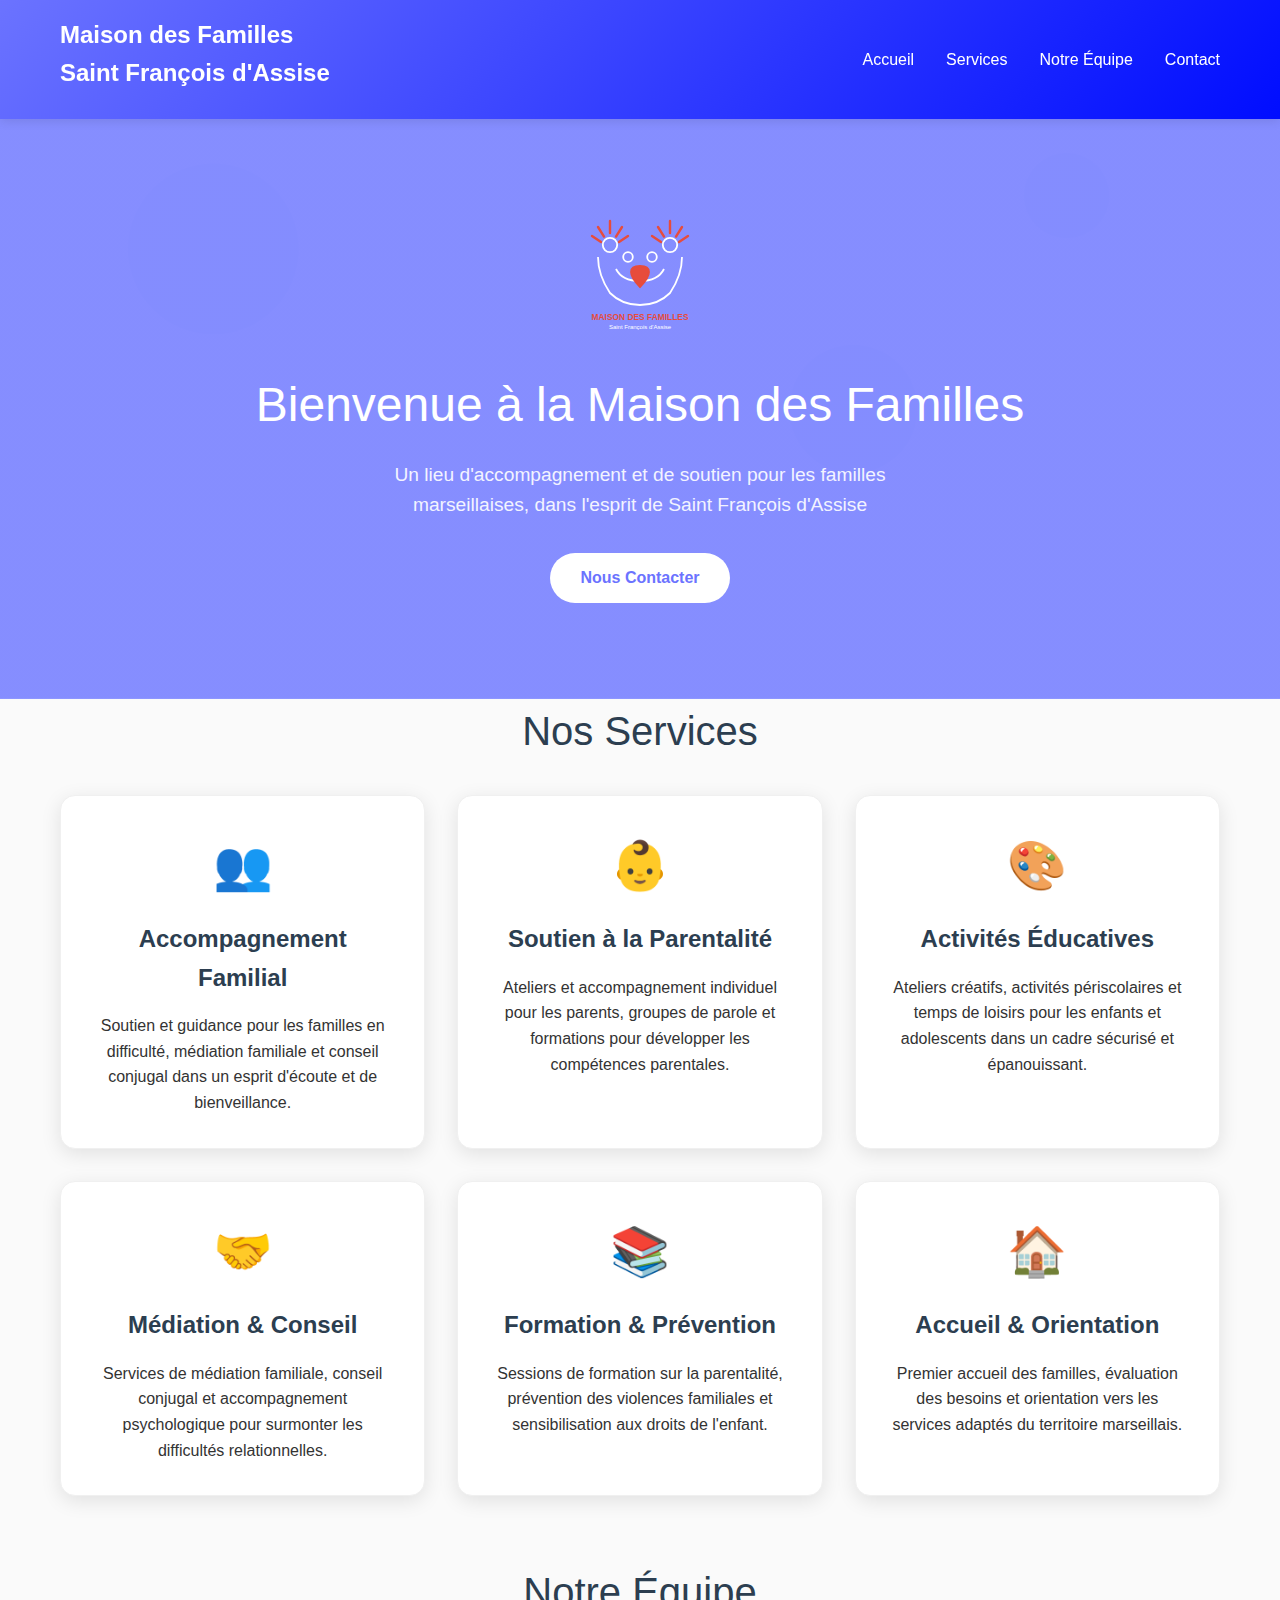
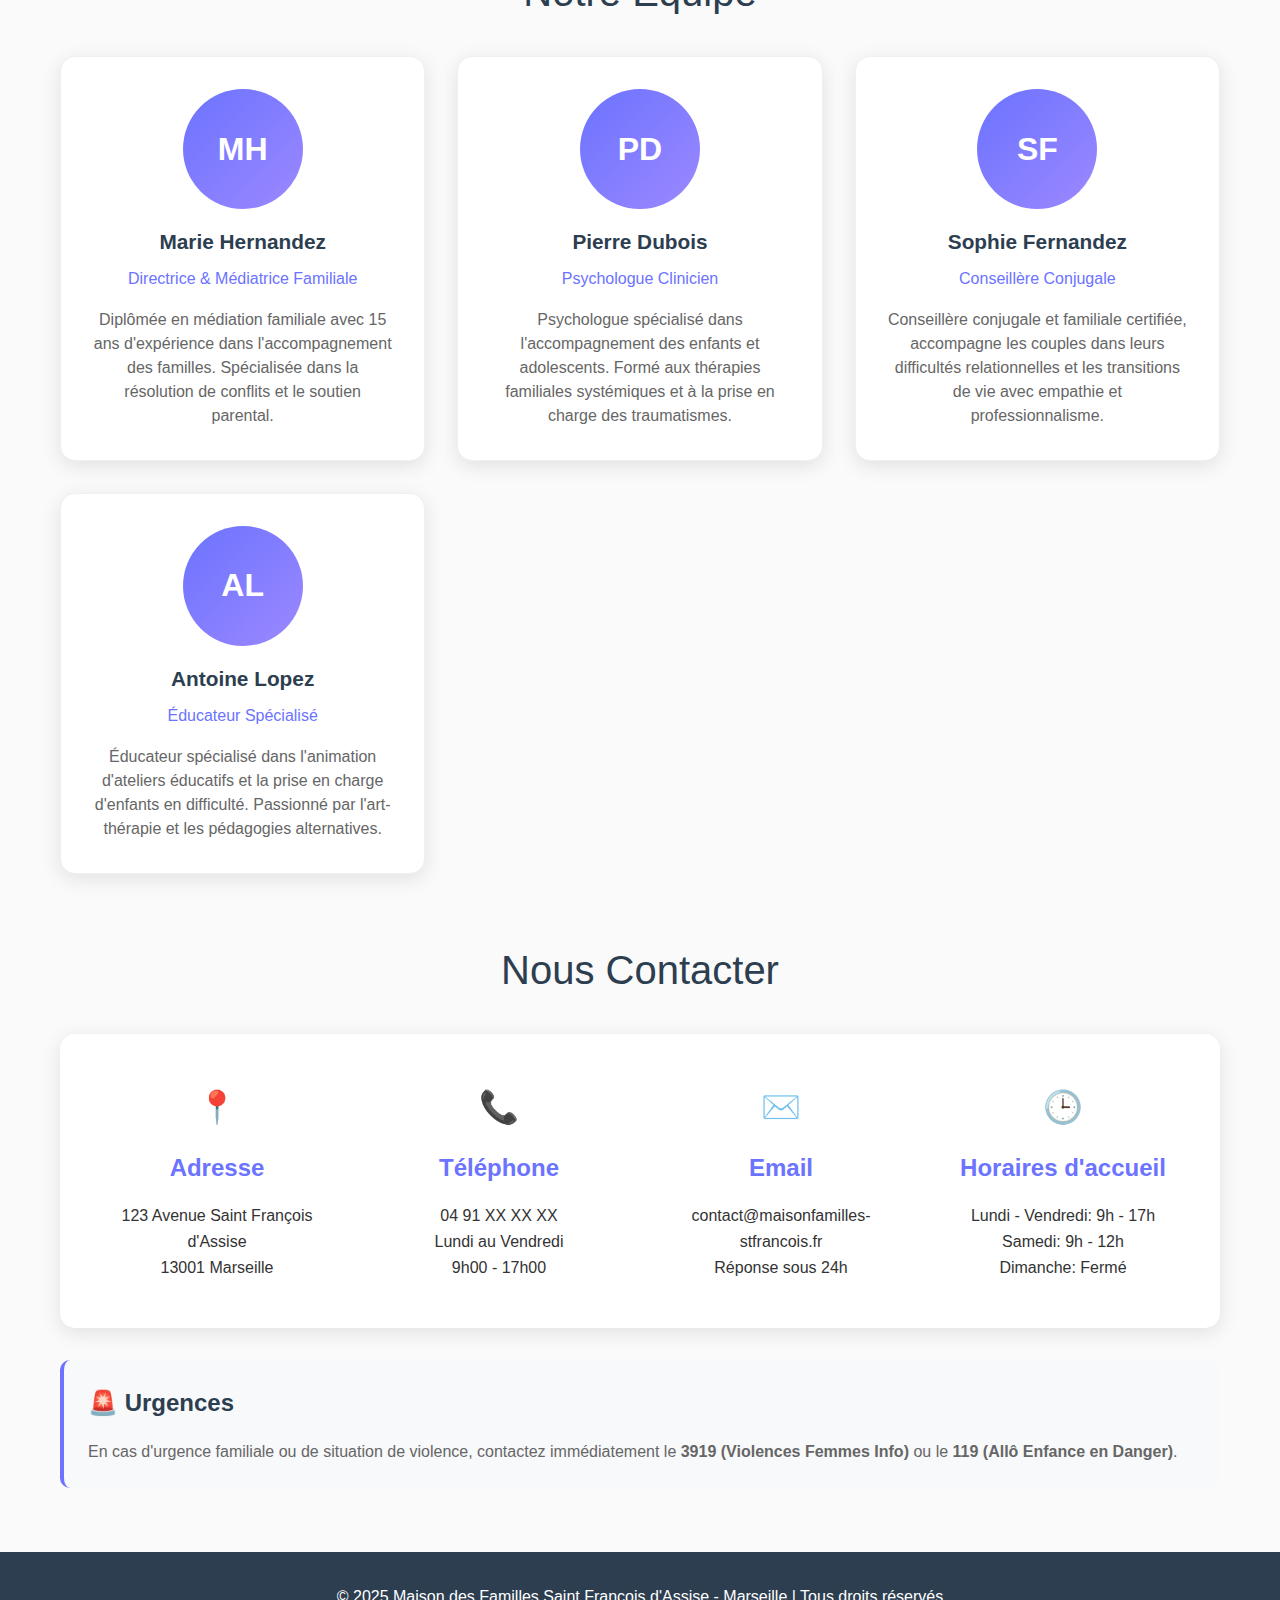
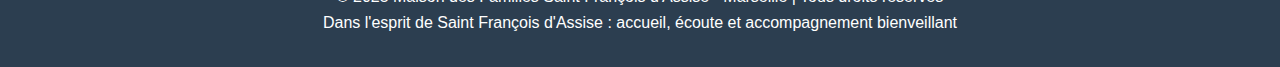
<file: first-index-claude.html>
<!DOCTYPE html>
<html lang="fr">
<head>
    <meta charset="UTF-8">
    <meta name="viewport" content="width=device-width, initial-scale=1.0">
    <title>Maison des Familles Saint François d'Assise - Marseille</title>
    <style>
        * {
            margin: 0;
            padding: 0;
            box-sizing: border-box;
        }

        body {
            font-family: 'Segoe UI', Tahoma, Geneva, Verdana, sans-serif;
            line-height: 1.6;
            color: #333;
            background-color: #fafafa;
        }

        .container {
            max-width: 1200px;
            margin: 0 auto;
            padding: 0 20px;
        }

        /* Header */
        header {
            background: linear-gradient(135deg, #6b73ff 0%, #000dff 100%);
            color: white;
            padding: 1rem 0;
            position: sticky;
            top: 0;
            z-index: 1000;
            box-shadow: 0 2px 10px rgba(0,0,0,0.1);
        }

        nav {
            display: flex;
            justify-content: space-between;
            align-items: center;
            flex-wrap: wrap;
        }

        .logo {
            font-size: 1.5rem;
            font-weight: bold;
            margin-bottom: 10px;
        }

        .nav-links {
            display: flex;
            list-style: none;
            gap: 2rem;
            flex-wrap: wrap;
        }

        .nav-links a {
            color: white;
            text-decoration: none;
            font-weight: 500;
            transition: opacity 0.3s;
        }

        .nav-links a:hover {
            opacity: 0.8;
        }

        /* Hero Section */
        .hero {
            background: linear-gradient(rgba(107, 115, 255, 0.8), rgba(107, 115, 255, 0.8)), 
                        url('data:image/svg+xml,<svg xmlns="http://www.w3.org/2000/svg" viewBox="0 0 1200 600"><rect fill="%23f0f8ff" width="1200" height="600"/><circle fill="%23e8f4fd" cx="200" cy="150" r="80"/><circle fill="%23e8f4fd" cx="800" cy="300" r="60"/><circle fill="%23e8f4fd" cx="1000" cy="100" r="40"/></svg>');
            background-size: cover;
            background-position: center;
            color: white;
            text-align: center;
            padding: 6rem 0;
        }

        .hero h1 {
            font-size: 3rem;
            margin-bottom: 1rem;
            font-weight: 300;
        }

        .hero p {
            font-size: 1.2rem;
            margin-bottom: 2rem;
            max-width: 600px;
            margin-left: auto;
            margin-right: auto;
            opacity: 0.9;
        }

        .cta-button {
            display: inline-block;
            background: white;
            color: #6b73ff;
            padding: 12px 30px;
            border-radius: 30px;
            text-decoration: none;
            font-weight: 600;
            transition: transform 0.3s, box-shadow 0.3s;
        }

        .cta-button:hover {
            transform: translateY(-2px);
            box-shadow: 0 5px 15px rgba(0,0,0,0.2);
        }

        /* Main Content */
        main {
            padding: 4rem 0;
        }

        .section {
            margin-bottom: 4rem;
        }

        .section h2 {
            font-size: 2.5rem;
            margin-bottom: 2rem;
            text-align: center;
            color: #2c3e50;
            font-weight: 300;
        }

        .section h3 {
            font-size: 1.5rem;
            margin-bottom: 1rem;
            color: #6b73ff;
        }

        /* Services Grid */
        .services-grid {
            display: grid;
            grid-template-columns: repeat(auto-fit, minmax(300px, 1fr));
            gap: 2rem;
            margin-top: 2rem;
        }

        .service-card {
            background: white;
            padding: 2rem;
            border-radius: 15px;
            box-shadow: 0 5px 20px rgba(0,0,0,0.1);
            text-align: center;
            transition: transform 0.3s, box-shadow 0.3s;
            border: 1px solid #f0f0f0;
        }

        .service-card:hover {
            transform: translateY(-5px);
            box-shadow: 0 10px 30px rgba(0,0,0,0.15);
        }

        .service-icon {
            font-size: 3rem;
            margin-bottom: 1rem;
            color: #6b73ff;
        }

        .service-card h3 {
            color: #2c3e50;
            text-align: center;
        }

        /* Team Grid */
        .team-grid {
            display: grid;
            grid-template-columns: repeat(auto-fit, minmax(280px, 1fr));
            gap: 2rem;
            margin-top: 2rem;
        }

        .team-member {
            background: white;
            padding: 2rem;
            border-radius: 15px;
            box-shadow: 0 5px 20px rgba(0,0,0,0.1);
            text-align: center;
            transition: transform 0.3s;
            border: 1px solid #f0f0f0;
        }

        .team-member:hover {
            transform: translateY(-3px);
        }

        .member-photo {
            width: 120px;
            height: 120px;
            border-radius: 50%;
            background: linear-gradient(135deg, #6b73ff, #9c88ff);
            margin: 0 auto 1rem;
            display: flex;
            align-items: center;
            justify-content: center;
            font-size: 2rem;
            color: white;
            font-weight: bold;
        }

        .member-name {
            font-size: 1.3rem;
            font-weight: 600;
            color: #2c3e50;
            margin-bottom: 0.5rem;
        }

        .member-title {
            color: #6b73ff;
            font-weight: 500;
            margin-bottom: 1rem;
        }

        .member-bio {
            color: #666;
            line-height: 1.5;
        }

        /* Contact Section */
        .contact-info {
            display: grid;
            grid-template-columns: repeat(auto-fit, minmax(250px, 1fr));
            gap: 2rem;
            background: white;
            padding: 2rem;
            border-radius: 15px;
            box-shadow: 0 5px 20px rgba(0,0,0,0.1);
            margin-top: 2rem;
        }

        .contact-item {
            text-align: center;
            padding: 1rem;
        }

        .contact-icon {
            font-size: 2rem;
            color: #6b73ff;
            margin-bottom: 1rem;
        }

        /* Footer */
        footer {
            background: #2c3e50;
            color: white;
            text-align: center;
            padding: 2rem 0;
            margin-top: 4rem;
        }

        /* Responsive Design */
        @media (max-width: 768px) {
            .nav-links {
                flex-direction: column;
                gap: 1rem;
            }

            .hero h1 {
                font-size: 2rem;
            }

            .hero p {
                font-size: 1rem;
            }

            .section h2 {
                font-size: 2rem;
            }

            .services-grid,
            .team-grid {
                grid-template-columns: 1fr;
            }
        }

        /* Smooth scrolling */
        html {
            scroll-behavior: smooth;
        }
    </style>
</head>
<body>
    <header>
        <nav class="container">
            <div class="logo">Maison des Familles<br>Saint François d'Assise</div>
            <ul class="nav-links">
                <li><a href="#accueil">Accueil</a></li>
                <li><a href="#services">Services</a></li>
                <li><a href="#equipe">Notre Équipe</a></li>
                <li><a href="#contact">Contact</a></li>
            </ul>
        </nav>
    </header>

    <section class="hero" id="accueil">
        <div class="container">
            <!-- Logo principal -->
            <div style="margin-bottom: 2rem;">
                <svg viewBox="0 0 200 200" style="width: 120px; height: 120px; margin: 0 auto; display: block;">
                    <!-- Rayons de soleil -->
                    <g stroke="#E74C3C" stroke-width="4" stroke-linecap="round">
                        <line x1="50" y1="30" x2="50" y2="10"/>
                        <line x1="40" y1="36" x2="30" y2="20"/>
                        <line x1="60" y1="36" x2="70" y2="20"/>
                        <line x1="35" y1="45" x2="20" y2="35"/>
                        <line x1="65" y1="45" x2="80" y2="35"/>
                        
                        <line x1="150" y1="30" x2="150" y2="10"/>
                        <line x1="140" y1="36" x2="130" y2="20"/>
                        <line x1="160" y1="36" x2="170" y2="20"/>
                        <line x1="135" y1="45" x2="120" y2="35"/>
                        <line x1="165" y1="45" x2="180" y2="35"/>
                    </g>
                    <!-- Famille stylisée -->
                    <g fill="none" stroke="white" stroke-width="3">
                        <!-- Parents -->
                        <circle cx="50" cy="50" r="12"/>
                        <circle cx="150" cy="50" r="12"/>
                        <!-- Enfants -->
                        <circle cx="80" cy="70" r="8"/>
                        <circle cx="120" cy="70" r="8"/>
                        <!-- Corps famille unis -->
                        <path d="M30,70 Q30,100 50,130 Q70,150 100,150 Q130,150 150,130 Q170,100 170,70"/>
                        <path d="M60,90 Q70,110 100,110 Q130,110 140,90"/>
                        <!-- Coeur central -->
                        <path d="M85,95 Q85,85 100,85 Q115,85 115,95 Q115,105 100,120 Q85,105 85,95" fill="#E74C3C" stroke="#E74C3C"/>
                    </g>
                    <!-- Texte Maison des Familles -->
                    <text x="100" y="175" text-anchor="middle" fill="#E74C3C" font-size="14" font-weight="bold">MAISON DES FAMILLES</text>
                    <text x="100" y="190" text-anchor="middle" fill="white" font-size="10">Saint François d'Assise</text>
                </svg>
            </div>
            
            <h1>Bienvenue à la Maison des Familles</h1>
            <p>Un lieu d'accompagnement et de soutien pour les familles marseillaises, dans l'esprit de Saint François d'Assise</p>
            <a href="#contact" class="cta-button">Nous Contacter</a>
        </div>
    </section>

    <main class="container">
        <section class="section" id="services">
            <h2>Nos Services</h2>
            <div class="services-grid">
                <div class="service-card">
                    <div class="service-icon">👥</div>
                    <h3>Accompagnement Familial</h3>
                    <p>Soutien et guidance pour les familles en difficulté, médiation familiale et conseil conjugal dans un esprit d'écoute et de bienveillance.</p>
                </div>
                <div class="service-card">
                    <div class="service-icon">👶</div>
                    <h3>Soutien à la Parentalité</h3>
                    <p>Ateliers et accompagnement individuel pour les parents, groupes de parole et formations pour développer les compétences parentales.</p>
                </div>
                <div class="service-card">
                    <div class="service-icon">🎨</div>
                    <h3>Activités Éducatives</h3>
                    <p>Ateliers créatifs, activités périscolaires et temps de loisirs pour les enfants et adolescents dans un cadre sécurisé et épanouissant.</p>
                </div>
                <div class="service-card">
                    <div class="service-icon">🤝</div>
                    <h3>Médiation & Conseil</h3>
                    <p>Services de médiation familiale, conseil conjugal et accompagnement psychologique pour surmonter les difficultés relationnelles.</p>
                </div>
                <div class="service-card">
                    <div class="service-icon">📚</div>
                    <h3>Formation & Prévention</h3>
                    <p>Sessions de formation sur la parentalité, prévention des violences familiales et sensibilisation aux droits de l'enfant.</p>
                </div>
                <div class="service-card">
                    <div class="service-icon">🏠</div>
                    <h3>Accueil & Orientation</h3>
                    <p>Premier accueil des familles, évaluation des besoins et orientation vers les services adaptés du territoire marseillais.</p>
                </div>
            </div>
        </section>

        <section class="section" id="equipe">
            <h2>Notre Équipe</h2>
            <div class="team-grid">
                <div class="team-member">
                    <div class="member-photo">MH</div>
                    <div class="member-name">Marie Hernandez</div>
                    <div class="member-title">Directrice & Médiatrice Familiale</div>
                    <div class="member-bio">Diplômée en médiation familiale avec 15 ans d'expérience dans l'accompagnement des familles. Spécialisée dans la résolution de conflits et le soutien parental.</div>
                </div>
                <div class="team-member">
                    <div class="member-photo">PD</div>
                    <div class="member-name">Pierre Dubois</div>
                    <div class="member-title">Psychologue Clinicien</div>
                    <div class="member-bio">Psychologue spécialisé dans l'accompagnement des enfants et adolescents. Formé aux thérapies familiales systémiques et à la prise en charge des traumatismes.</div>
                </div>
                <div class="team-member">
                    <div class="member-photo">SF</div>
                    <div class="member-name">Sophie Fernandez</div>
                    <div class="member-title">Conseillère Conjugale</div>
                    <div class="member-bio">Conseillère conjugale et familiale certifiée, accompagne les couples dans leurs difficultés relationnelles et les transitions de vie avec empathie et professionnalisme.</div>
                </div>
                <div class="team-member">
                    <div class="member-photo">AL</div>
                    <div class="member-name">Antoine Lopez</div>
                    <div class="member-title">Éducateur Spécialisé</div>
                    <div class="member-bio">Éducateur spécialisé dans l'animation d'ateliers éducatifs et la prise en charge d'enfants en difficulté. Passionné par l'art-thérapie et les pédagogies alternatives.</div>
                </div>
            </div>
        </section>

        <section class="section" id="contact">
            <h2>Nous Contacter</h2>
            <div class="contact-info">
                <div class="contact-item">
                    <div class="contact-icon">📍</div>
                    <h3>Adresse</h3>
                    <p>123 Avenue Saint François d'Assise<br>13001 Marseille</p>
                </div>
                <div class="contact-item">
                    <div class="contact-icon">📞</div>
                    <h3>Téléphone</h3>
                    <p>04 91 XX XX XX<br>Lundi au Vendredi<br>9h00 - 17h00</p>
                </div>
                <div class="contact-item">
                    <div class="contact-icon">✉️</div>
                    <h3>Email</h3>
                    <p>contact@maisonfamilles-stfrancois.fr<br>Réponse sous 24h</p>
                </div>
                <div class="contact-item">
                    <div class="contact-icon">🕒</div>
                    <h3>Horaires d'accueil</h3>
                    <p>Lundi - Vendredi: 9h - 17h<br>Samedi: 9h - 12h<br>Dimanche: Fermé</p>
                </div>
            </div>
            
            <div style="margin-top: 2rem; padding: 1.5rem; background: #f8f9fa; border-radius: 10px; border-left: 4px solid #6b73ff;">
                <h3 style="color: #2c3e50; margin-bottom: 1rem;">🚨 Urgences</h3>
                <p style="color: #666;">En cas d'urgence familiale ou de situation de violence, contactez immédiatement le <strong>3919 (Violences Femmes Info)</strong> ou le <strong>119 (Allô Enfance en Danger)</strong>.</p>
            </div>
        </section>
    </main>

    <footer>
        <div class="container">
            <p>&copy; 2025 Maison des Familles Saint François d'Assise - Marseille | Tous droits réservés</p>
            <p>Dans l'esprit de Saint François d'Assise : accueil, écoute et accompagnement bienveillant</p>
        </div>
    </footer>

    <script>
        // Simple smooth scrolling enhancement
        document.querySelectorAll('a[href^="#"]').forEach(anchor => {
            anchor.addEventListener('click', function (e) {
                e.preventDefault();
                const target = document.querySelector(this.getAttribute('href'));
                if (target) {
                    target.scrollIntoView({
                        behavior: 'smooth',
                        block: 'start'
                    });
                }
            });
        });

        // Add hover effects for service cards
        document.querySelectorAll('.service-card, .team-member').forEach(card => {
            card.addEventListener('mouseenter', function() {
                this.style.transform = 'translateY(-5px)';
            });
            
            card.addEventListener('mouseleave', function() {
                this.style.transform = 'translateY(0)';
            });
        });
    </script>
</body>
</html>
</file>
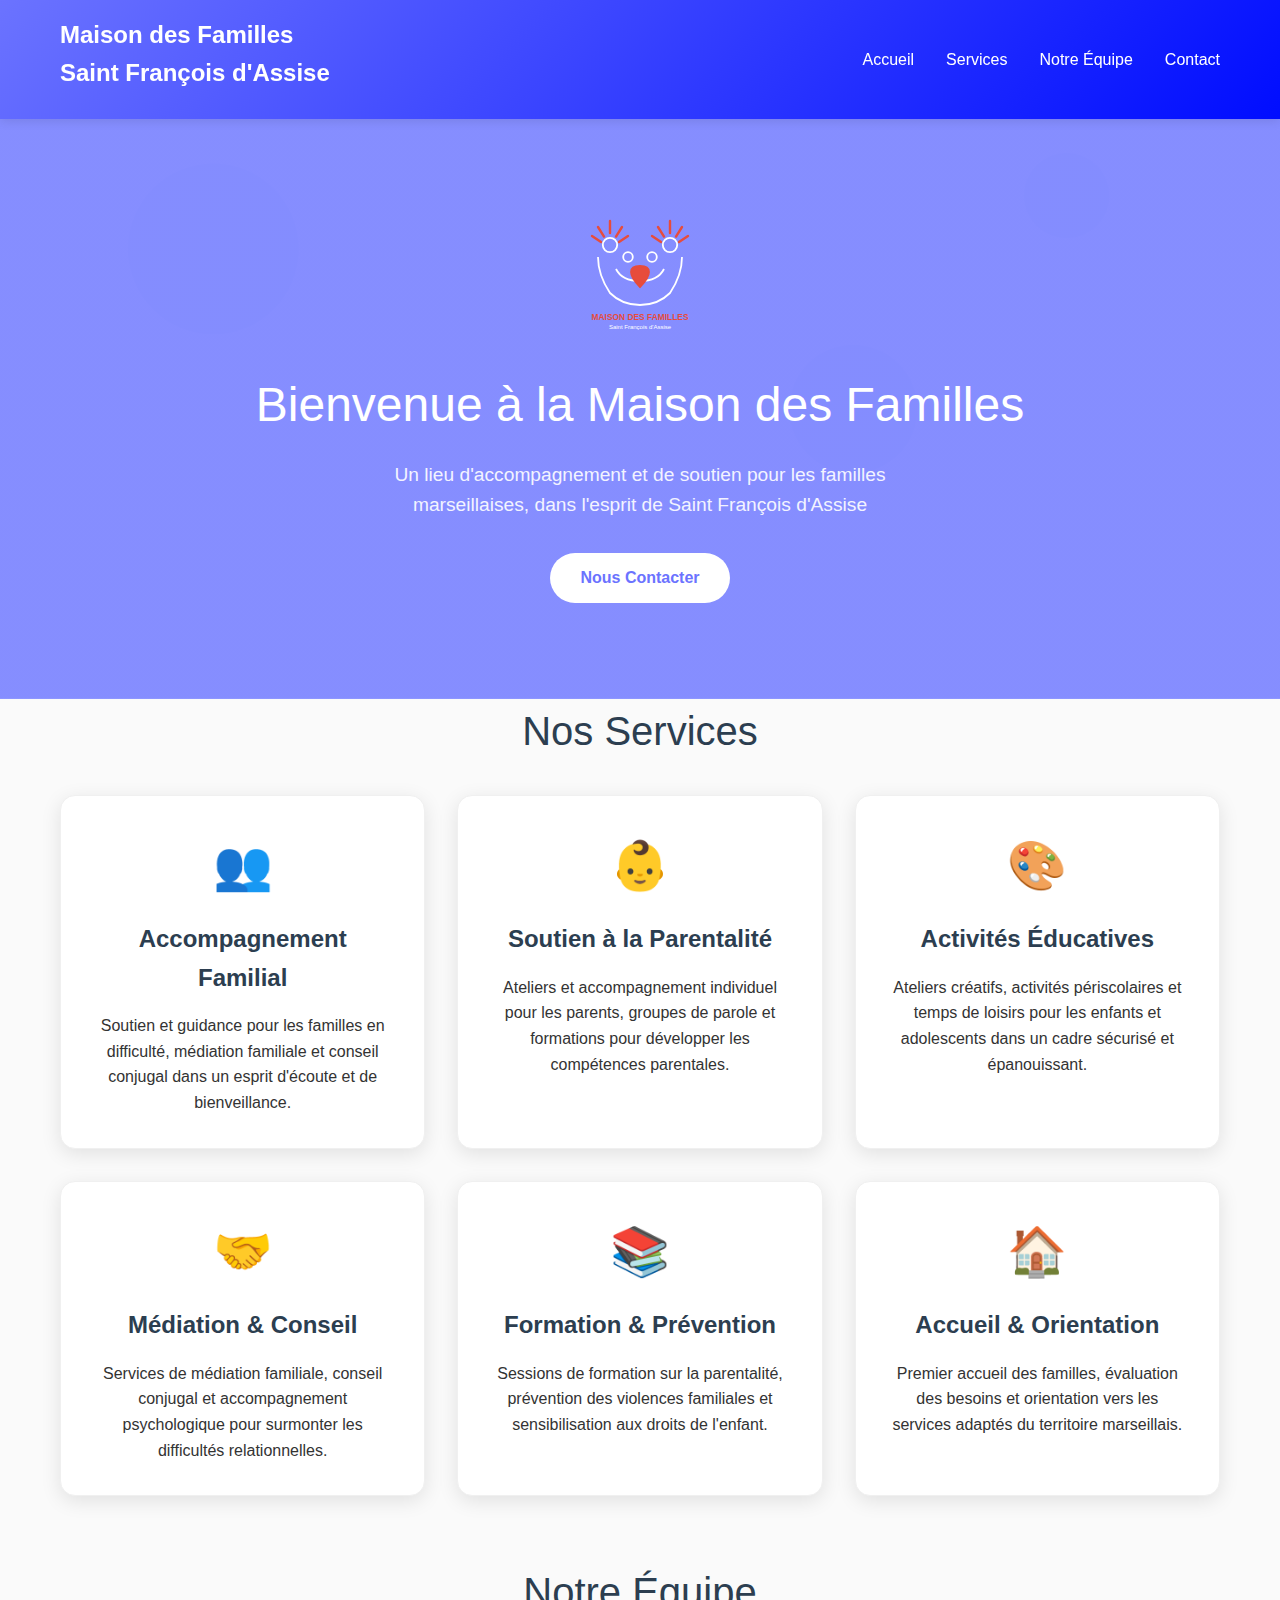
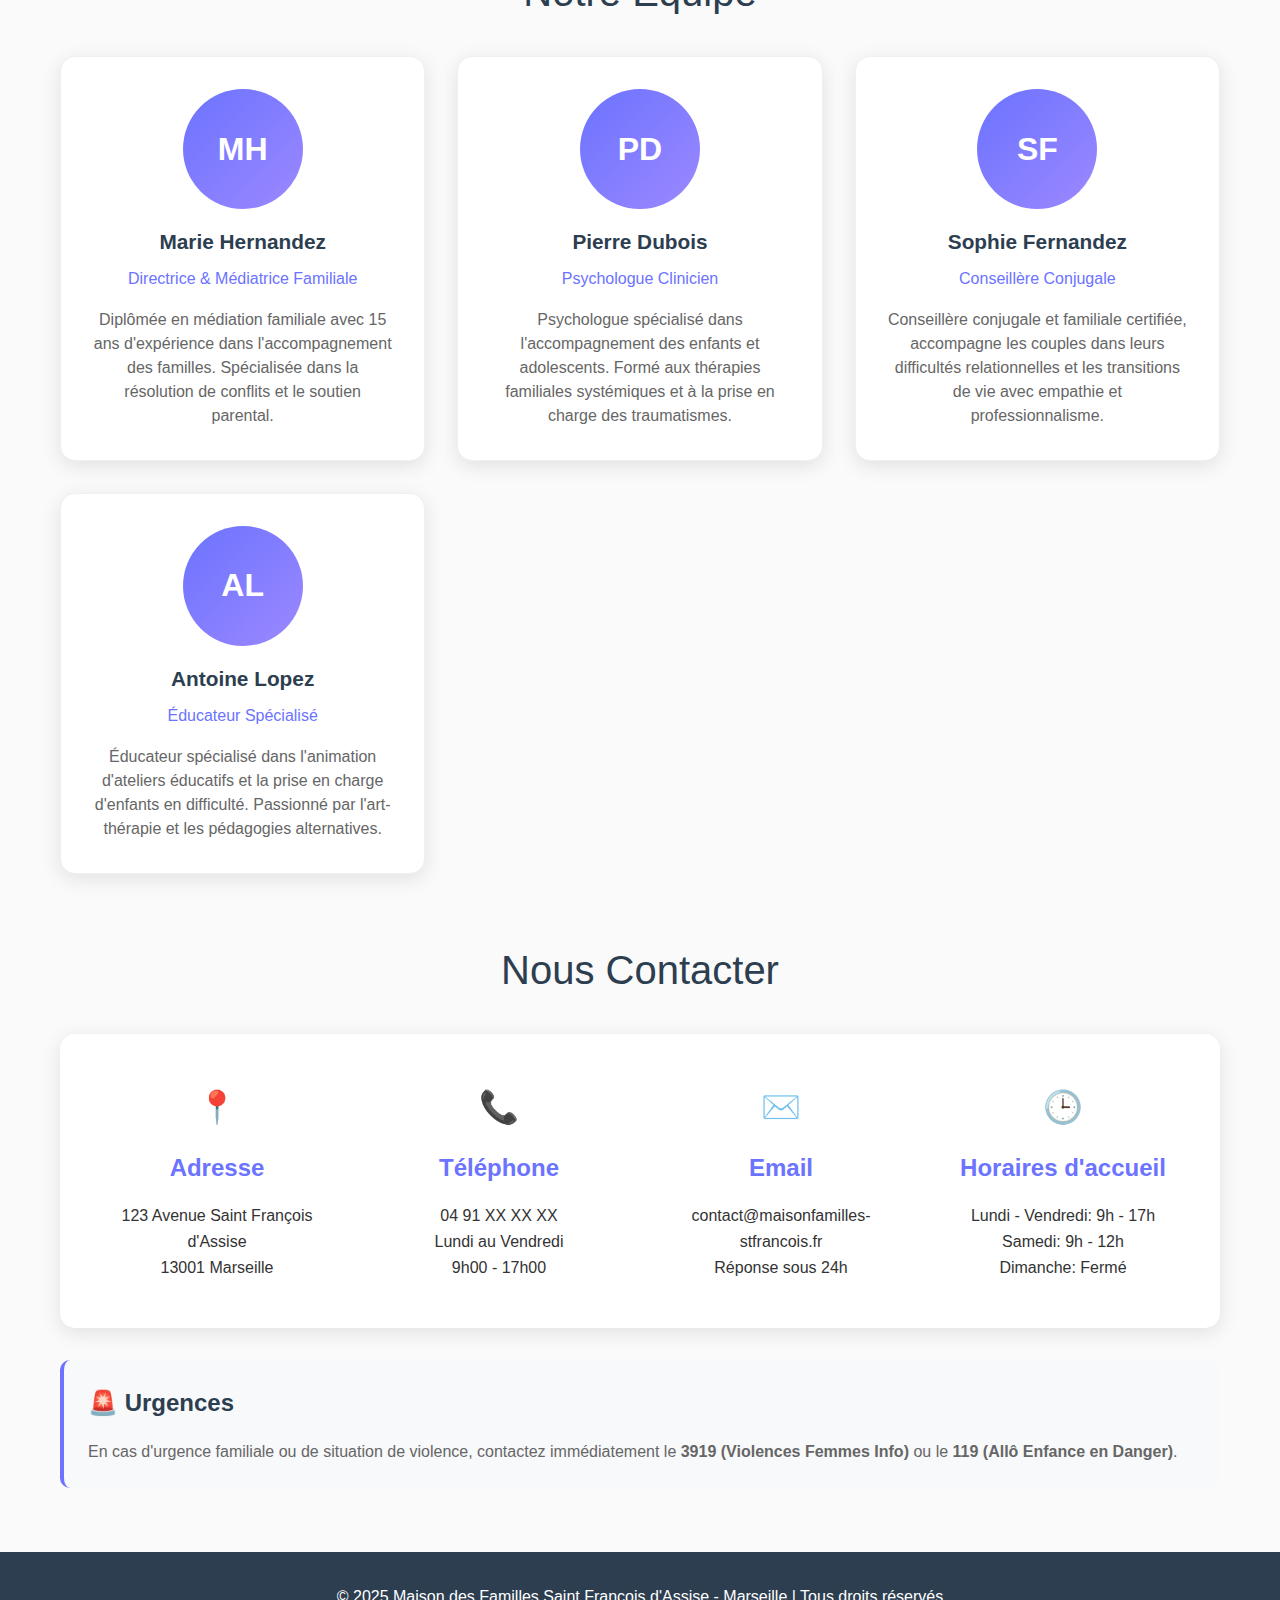
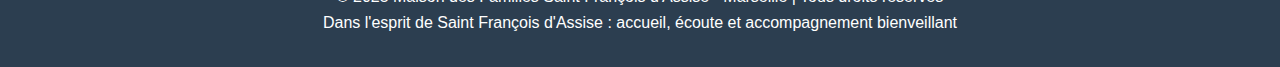
<file: maison_familles_site.html>
<!DOCTYPE html>
<html lang="fr">
<head>
    <meta charset="UTF-8">
    <meta name="viewport" content="width=device-width, initial-scale=1.0">
    <title>Maison des Familles Saint François d'Assise - Marseille</title>
    <style>
        * {
            margin: 0;
            padding: 0;
            box-sizing: border-box;
        }

        body {
            font-family: 'Segoe UI', Tahoma, Geneva, Verdana, sans-serif;
            line-height: 1.6;
            color: #333;
            background-color: #fafafa;
        }

        .container {
            max-width: 1200px;
            margin: 0 auto;
            padding: 0 20px;
        }

        /* Header */
        header {
            background: linear-gradient(135deg, #6b73ff 0%, #000dff 100%);
            color: white;
            padding: 1rem 0;
            position: sticky;
            top: 0;
            z-index: 1000;
            box-shadow: 0 2px 10px rgba(0,0,0,0.1);
        }

        nav {
            display: flex;
            justify-content: space-between;
            align-items: center;
            flex-wrap: wrap;
        }

        .logo {
            font-size: 1.5rem;
            font-weight: bold;
            margin-bottom: 10px;
        }

        .nav-links {
            display: flex;
            list-style: none;
            gap: 2rem;
            flex-wrap: wrap;
        }

        .nav-links a {
            color: white;
            text-decoration: none;
            font-weight: 500;
            transition: opacity 0.3s;
        }

        .nav-links a:hover {
            opacity: 0.8;
        }

        /* Hero Section */
        .hero {
            background: linear-gradient(rgba(107, 115, 255, 0.8), rgba(107, 115, 255, 0.8)), 
                        url('data:image/svg+xml,<svg xmlns="http://www.w3.org/2000/svg" viewBox="0 0 1200 600"><rect fill="%23f0f8ff" width="1200" height="600"/><circle fill="%23e8f4fd" cx="200" cy="150" r="80"/><circle fill="%23e8f4fd" cx="800" cy="300" r="60"/><circle fill="%23e8f4fd" cx="1000" cy="100" r="40"/></svg>');
            background-size: cover;
            background-position: center;
            color: white;
            text-align: center;
            padding: 6rem 0;
        }

        .hero h1 {
            font-size: 3rem;
            margin-bottom: 1rem;
            font-weight: 300;
        }

        .hero p {
            font-size: 1.2rem;
            margin-bottom: 2rem;
            max-width: 600px;
            margin-left: auto;
            margin-right: auto;
            opacity: 0.9;
        }

        .cta-button {
            display: inline-block;
            background: white;
            color: #6b73ff;
            padding: 12px 30px;
            border-radius: 30px;
            text-decoration: none;
            font-weight: 600;
            transition: transform 0.3s, box-shadow 0.3s;
        }

        .cta-button:hover {
            transform: translateY(-2px);
            box-shadow: 0 5px 15px rgba(0,0,0,0.2);
        }

        /* Main Content */
        main {
            padding: 4rem 0;
        }

        .section {
            margin-bottom: 4rem;
        }

        .section h2 {
            font-size: 2.5rem;
            margin-bottom: 2rem;
            text-align: center;
            color: #2c3e50;
            font-weight: 300;
        }

        .section h3 {
            font-size: 1.5rem;
            margin-bottom: 1rem;
            color: #6b73ff;
        }

        /* Services Grid */
        .services-grid {
            display: grid;
            grid-template-columns: repeat(auto-fit, minmax(300px, 1fr));
            gap: 2rem;
            margin-top: 2rem;
        }

        .service-card {
            background: white;
            padding: 2rem;
            border-radius: 15px;
            box-shadow: 0 5px 20px rgba(0,0,0,0.1);
            text-align: center;
            transition: transform 0.3s, box-shadow 0.3s;
            border: 1px solid #f0f0f0;
        }

        .service-card:hover {
            transform: translateY(-5px);
            box-shadow: 0 10px 30px rgba(0,0,0,0.15);
        }

        .service-icon {
            font-size: 3rem;
            margin-bottom: 1rem;
            color: #6b73ff;
        }

        .service-card h3 {
            color: #2c3e50;
            text-align: center;
        }

        /* Team Grid */
        .team-grid {
            display: grid;
            grid-template-columns: repeat(auto-fit, minmax(280px, 1fr));
            gap: 2rem;
            margin-top: 2rem;
        }

        .team-member {
            background: white;
            padding: 2rem;
            border-radius: 15px;
            box-shadow: 0 5px 20px rgba(0,0,0,0.1);
            text-align: center;
            transition: transform 0.3s;
            border: 1px solid #f0f0f0;
        }

        .team-member:hover {
            transform: translateY(-3px);
        }

        .member-photo {
            width: 120px;
            height: 120px;
            border-radius: 50%;
            background: linear-gradient(135deg, #6b73ff, #9c88ff);
            margin: 0 auto 1rem;
            display: flex;
            align-items: center;
            justify-content: center;
            font-size: 2rem;
            color: white;
            font-weight: bold;
        }

        .member-name {
            font-size: 1.3rem;
            font-weight: 600;
            color: #2c3e50;
            margin-bottom: 0.5rem;
        }

        .member-title {
            color: #6b73ff;
            font-weight: 500;
            margin-bottom: 1rem;
        }

        .member-bio {
            color: #666;
            line-height: 1.5;
        }

        /* Contact Section */
        .contact-info {
            display: grid;
            grid-template-columns: repeat(auto-fit, minmax(250px, 1fr));
            gap: 2rem;
            background: white;
            padding: 2rem;
            border-radius: 15px;
            box-shadow: 0 5px 20px rgba(0,0,0,0.1);
            margin-top: 2rem;
        }

        .contact-item {
            text-align: center;
            padding: 1rem;
        }

        .contact-icon {
            font-size: 2rem;
            color: #6b73ff;
            margin-bottom: 1rem;
        }

        /* Footer */
        footer {
            background: #2c3e50;
            color: white;
            text-align: center;
            padding: 2rem 0;
            margin-top: 4rem;
        }

        /* Responsive Design */
        @media (max-width: 768px) {
            .nav-links {
                flex-direction: column;
                gap: 1rem;
            }

            .hero h1 {
                font-size: 2rem;
            }

            .hero p {
                font-size: 1rem;
            }

            .section h2 {
                font-size: 2rem;
            }

            .services-grid,
            .team-grid {
                grid-template-columns: 1fr;
            }
        }

        /* Smooth scrolling */
        html {
            scroll-behavior: smooth;
        }
    </style>
</head>
<body>
    <header>
        <nav class="container">
            <div class="logo">Maison des Familles<br>Saint François d'Assise</div>
            <ul class="nav-links">
                <li><a href="#accueil">Accueil</a></li>
                <li><a href="#services">Services</a></li>
                <li><a href="#equipe">Notre Équipe</a></li>
                <li><a href="#contact">Contact</a></li>
            </ul>
        </nav>
    </header>

    <section class="hero" id="accueil">
        <div class="container">
            <!-- Logo principal -->
            <div style="margin-bottom: 2rem;">
                <svg viewBox="0 0 200 200" style="width: 120px; height: 120px; margin: 0 auto; display: block;">
                    <!-- Rayons de soleil -->
                    <g stroke="#E74C3C" stroke-width="4" stroke-linecap="round">
                        <line x1="50" y1="30" x2="50" y2="10"/>
                        <line x1="40" y1="36" x2="30" y2="20"/>
                        <line x1="60" y1="36" x2="70" y2="20"/>
                        <line x1="35" y1="45" x2="20" y2="35"/>
                        <line x1="65" y1="45" x2="80" y2="35"/>
                        
                        <line x1="150" y1="30" x2="150" y2="10"/>
                        <line x1="140" y1="36" x2="130" y2="20"/>
                        <line x1="160" y1="36" x2="170" y2="20"/>
                        <line x1="135" y1="45" x2="120" y2="35"/>
                        <line x1="165" y1="45" x2="180" y2="35"/>
                    </g>
                    <!-- Famille stylisée -->
                    <g fill="none" stroke="white" stroke-width="3">
                        <!-- Parents -->
                        <circle cx="50" cy="50" r="12"/>
                        <circle cx="150" cy="50" r="12"/>
                        <!-- Enfants -->
                        <circle cx="80" cy="70" r="8"/>
                        <circle cx="120" cy="70" r="8"/>
                        <!-- Corps famille unis -->
                        <path d="M30,70 Q30,100 50,130 Q70,150 100,150 Q130,150 150,130 Q170,100 170,70"/>
                        <path d="M60,90 Q70,110 100,110 Q130,110 140,90"/>
                        <!-- Coeur central -->
                        <path d="M85,95 Q85,85 100,85 Q115,85 115,95 Q115,105 100,120 Q85,105 85,95" fill="#E74C3C" stroke="#E74C3C"/>
                    </g>
                    <!-- Texte Maison des Familles -->
                    <text x="100" y="175" text-anchor="middle" fill="#E74C3C" font-size="14" font-weight="bold">MAISON DES FAMILLES</text>
                    <text x="100" y="190" text-anchor="middle" fill="white" font-size="10">Saint François d'Assise</text>
                </svg>
            </div>
            
            <h1>Bienvenue à la Maison des Familles</h1>
            <p>Un lieu d'accompagnement et de soutien pour les familles marseillaises, dans l'esprit de Saint François d'Assise</p>
            <a href="#contact" class="cta-button">Nous Contacter</a>
        </div>
    </section>

    <main class="container">
        <section class="section" id="services">
            <h2>Nos Services</h2>
            <div class="services-grid">
                <div class="service-card">
                    <div class="service-icon">👥</div>
                    <h3>Accompagnement Familial</h3>
                    <p>Soutien et guidance pour les familles en difficulté, médiation familiale et conseil conjugal dans un esprit d'écoute et de bienveillance.</p>
                </div>
                <div class="service-card">
                    <div class="service-icon">👶</div>
                    <h3>Soutien à la Parentalité</h3>
                    <p>Ateliers et accompagnement individuel pour les parents, groupes de parole et formations pour développer les compétences parentales.</p>
                </div>
                <div class="service-card">
                    <div class="service-icon">🎨</div>
                    <h3>Activités Éducatives</h3>
                    <p>Ateliers créatifs, activités périscolaires et temps de loisirs pour les enfants et adolescents dans un cadre sécurisé et épanouissant.</p>
                </div>
                <div class="service-card">
                    <div class="service-icon">🤝</div>
                    <h3>Médiation & Conseil</h3>
                    <p>Services de médiation familiale, conseil conjugal et accompagnement psychologique pour surmonter les difficultés relationnelles.</p>
                </div>
                <div class="service-card">
                    <div class="service-icon">📚</div>
                    <h3>Formation & Prévention</h3>
                    <p>Sessions de formation sur la parentalité, prévention des violences familiales et sensibilisation aux droits de l'enfant.</p>
                </div>
                <div class="service-card">
                    <div class="service-icon">🏠</div>
                    <h3>Accueil & Orientation</h3>
                    <p>Premier accueil des familles, évaluation des besoins et orientation vers les services adaptés du territoire marseillais.</p>
                </div>
            </div>
        </section>

        <section class="section" id="equipe">
            <h2>Notre Équipe</h2>
            <div class="team-grid">
                <div class="team-member">
                    <div class="member-photo">MH</div>
                    <div class="member-name">Marie Hernandez</div>
                    <div class="member-title">Directrice & Médiatrice Familiale</div>
                    <div class="member-bio">Diplômée en médiation familiale avec 15 ans d'expérience dans l'accompagnement des familles. Spécialisée dans la résolution de conflits et le soutien parental.</div>
                </div>
                <div class="team-member">
                    <div class="member-photo">PD</div>
                    <div class="member-name">Pierre Dubois</div>
                    <div class="member-title">Psychologue Clinicien</div>
                    <div class="member-bio">Psychologue spécialisé dans l'accompagnement des enfants et adolescents. Formé aux thérapies familiales systémiques et à la prise en charge des traumatismes.</div>
                </div>
                <div class="team-member">
                    <div class="member-photo">SF</div>
                    <div class="member-name">Sophie Fernandez</div>
                    <div class="member-title">Conseillère Conjugale</div>
                    <div class="member-bio">Conseillère conjugale et familiale certifiée, accompagne les couples dans leurs difficultés relationnelles et les transitions de vie avec empathie et professionnalisme.</div>
                </div>
                <div class="team-member">
                    <div class="member-photo">AL</div>
                    <div class="member-name">Antoine Lopez</div>
                    <div class="member-title">Éducateur Spécialisé</div>
                    <div class="member-bio">Éducateur spécialisé dans l'animation d'ateliers éducatifs et la prise en charge d'enfants en difficulté. Passionné par l'art-thérapie et les pédagogies alternatives.</div>
                </div>
            </div>
        </section>

        <section class="section" id="contact">
            <h2>Nous Contacter</h2>
            <div class="contact-info">
                <div class="contact-item">
                    <div class="contact-icon">📍</div>
                    <h3>Adresse</h3>
                    <p>123 Avenue Saint François d'Assise<br>13001 Marseille</p>
                </div>
                <div class="contact-item">
                    <div class="contact-icon">📞</div>
                    <h3>Téléphone</h3>
                    <p>04 91 XX XX XX<br>Lundi au Vendredi<br>9h00 - 17h00</p>
                </div>
                <div class="contact-item">
                    <div class="contact-icon">✉️</div>
                    <h3>Email</h3>
                    <p>contact@maisonfamilles-stfrancois.fr<br>Réponse sous 24h</p>
                </div>
                <div class="contact-item">
                    <div class="contact-icon">🕒</div>
                    <h3>Horaires d'accueil</h3>
                    <p>Lundi - Vendredi: 9h - 17h<br>Samedi: 9h - 12h<br>Dimanche: Fermé</p>
                </div>
            </div>
            
            <div style="margin-top: 2rem; padding: 1.5rem; background: #f8f9fa; border-radius: 10px; border-left: 4px solid #6b73ff;">
                <h3 style="color: #2c3e50; margin-bottom: 1rem;">🚨 Urgences</h3>
                <p style="color: #666;">En cas d'urgence familiale ou de situation de violence, contactez immédiatement le <strong>3919 (Violences Femmes Info)</strong> ou le <strong>119 (Allô Enfance en Danger)</strong>.</p>
            </div>
        </section>
    </main>

    <footer>
        <div class="container">
            <p>&copy; 2025 Maison des Familles Saint François d'Assise - Marseille | Tous droits réservés</p>
            <p>Dans l'esprit de Saint François d'Assise : accueil, écoute et accompagnement bienveillant</p>
        </div>
    </footer>

    <script>
        // Simple smooth scrolling enhancement
        document.querySelectorAll('a[href^="#"]').forEach(anchor => {
            anchor.addEventListener('click', function (e) {
                e.preventDefault();
                const target = document.querySelector(this.getAttribute('href'));
                if (target) {
                    target.scrollIntoView({
                        behavior: 'smooth',
                        block: 'start'
                    });
                }
            });
        });

        // Add hover effects for service cards
        document.querySelectorAll('.service-card, .team-member').forEach(card => {
            card.addEventListener('mouseenter', function() {
                this.style.transform = 'translateY(-5px)';
            });
            
            card.addEventListener('mouseleave', function() {
                this.style.transform = 'translateY(0)';
            });
        });
    </script>
</body>
</html>
</file>
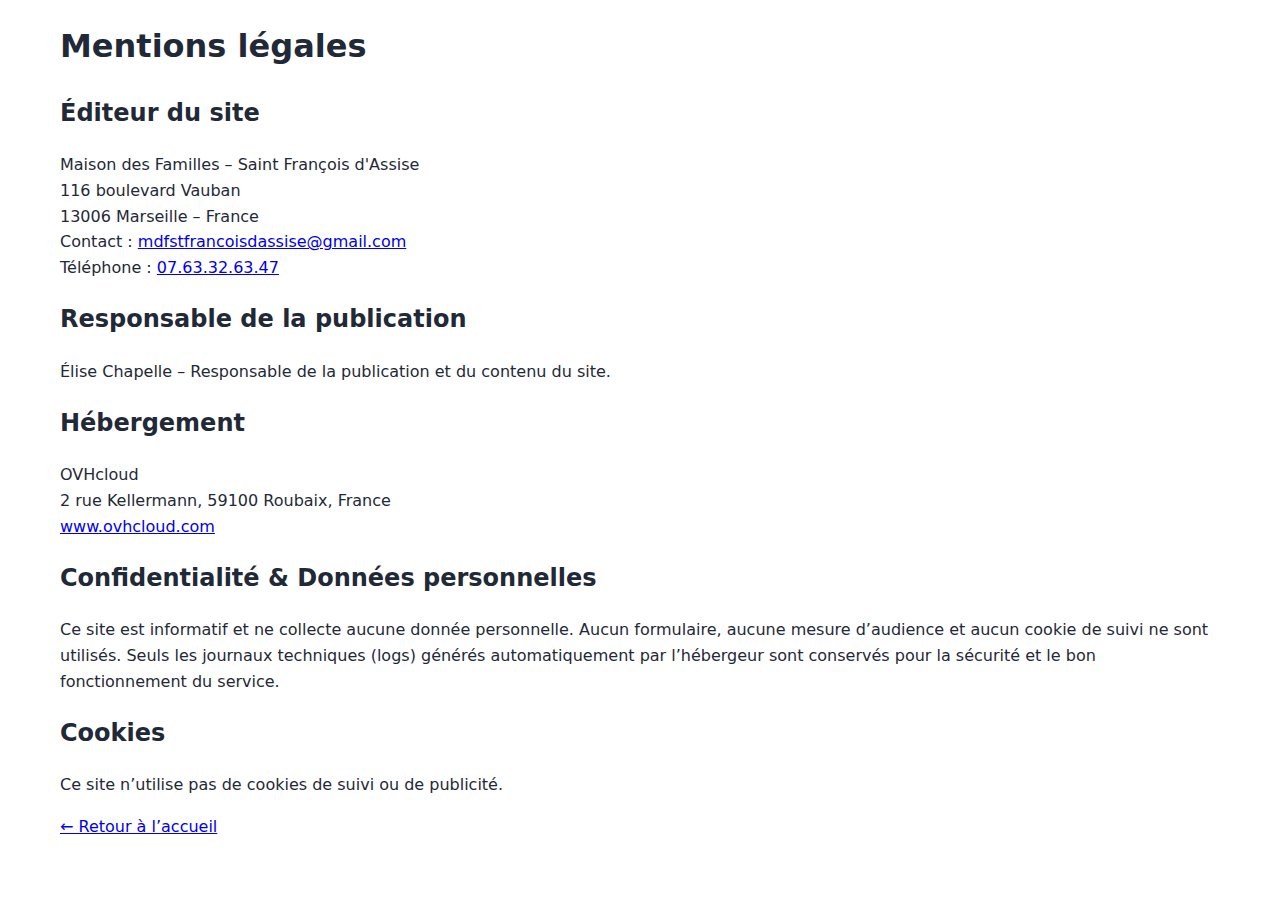
<file: mentions-legales.html>
<!doctype html>
<html lang="fr">
<head>
  <meta charset="utf-8">
  <title>Mentions légales – Maison des Familles</title>
  <meta name="viewport" content="width=device-width, initial-scale=1">
  <link rel="stylesheet" href="/assets/site.css">
</head>
<body>
  <main class="wrap legal">
    <h1>Mentions légales</h1>

    <h2>Éditeur du site</h2>
    <p>
      Maison des Familles – Saint François d'Assise<br>
      116 boulevard Vauban<br>
      13006 Marseille – France<br>
      Contact : <a href="mailto:mdfstfrancoisdassise@gmail.com">mdfstfrancoisdassise@gmail.com</a><br>
      Téléphone : <a href="tel:0763326347">07.63.32.63.47</a>
    </p>

    <h2>Responsable de la publication</h2>
    <p>
      Élise Chapelle – Responsable de la publication et du contenu du site.
    </p>

    <h2>Hébergement</h2>
    <p>
      OVHcloud<br>
      2 rue Kellermann, 59100 Roubaix, France<br>
      <a href="https://www.ovhcloud.com">www.ovhcloud.com</a>
    </p>

    <h2>Confidentialité & Données personnelles</h2>
    <p>
      Ce site est informatif et ne collecte aucune donnée personnelle.  
      Aucun formulaire, aucune mesure d’audience et aucun cookie de suivi ne sont utilisés.  
      Seuls les journaux techniques (logs) générés automatiquement par l’hébergeur sont conservés
      pour la sécurité et le bon fonctionnement du service.
    </p>

    <h2>Cookies</h2>
    <p>
      Ce site n’utilise pas de cookies de suivi ou de publicité.
    </p>

    <p><a href="/">← Retour à l’accueil</a></p>
  </main>
</body>
</html>
</file>
<file: assets/site.css>
:root{
  --blue:#005BBB;
  --blue-900:#003F88;
  --coral:#FF4438;      /* red headline */
  --ink:#1f2937;
  --muted:#6b7280;
  --bg:#ffffff;
  --soft:#f4f8ff;
  --radius:18px;
  --shadow:0 10px 30px rgba(0,0,0,.08);
}

*{box-sizing:border-box}
html{scroll-behavior:smooth}
body{
  margin:0;
  font-family:system-ui,-apple-system,Segoe UI,Roboto,Ubuntu,"Helvetica Neue",Arial,sans-serif;
  color:var(--ink);
  background:var(--bg);
  line-height:1.6;
}

/* Header / Nav */
.topbar{
  position:sticky; top:0; z-index:1000;
  background:#fff; border-bottom:1px solid #e5e7eb;
}
.nav{
  max-width:1160px; margin:auto;
  display:flex; align-items:center; justify-content:space-between;
  gap:16px; padding:12px 20px; flex-wrap:nowrap;
}
.brand{display:flex; align-items:center; gap:12px; text-decoration:none; flex:0 0 auto}
/* Brand logo */
.brand img {
  display: block;
  height: auto;
  width: auto;
  max-height: 80px;   /* was 52px */
  filter: drop-shadow(0 1px 1px rgba(0,0,0,.25));
}

/* Nav links */
.navlinks a {
  color: var(--blue-900);
  text-decoration: none;
  font-weight: 800;
  padding: 10px 14px;         /* a little more breathing room */
  border-radius: 10px;
  font-size: 1.25rem;         /* was 1.05rem */
  white-space: nowrap;
}

.navlinks a:hover{ background:var(--soft) }

/* Generic layout */
section{ padding:56px 20px }
.wrap{ max-width:1160px; margin:auto }
.title{
  font-size:clamp(24px,2.8vw,36px); color:var(--blue-900);
  margin:0 0 10px; text-align:center
}
.sub{ color:var(--muted); text-align:center; margin:0 0 28px }

/* Welcome */
.welcome{
  background:linear-gradient(0deg, rgba(0,91,187,.07), rgba(0,91,187,.07)), #fff
}
.welcome-grid{
  max-width:1160px; margin:auto;
  display:grid; grid-template-columns:1fr; /* one column: text only */
  gap:28px; align-items:center; padding:24px 20px
}
.welcome h1{
  font-size:clamp(28px,3.2vw,46px); line-height:1.15;
  margin:0 0 10px; color:var(--coral)
}
.welcome p{ color:#374151; margin:0 0 14px; max-width:65ch }

/* Gallery UNDER the welcome text */
.welcome-gallery{
  max-width:1160px; margin:0 auto; padding:0 20px;
  display:grid; gap:12px;
  grid-template-columns: repeat(auto-fill, minmax(160px, 1fr));
  align-items:start;
}
.welcome-gallery img{
  width:100%; height:160px; /* make thumbnails consistent */
  object-fit:cover; border-radius:8px; display:block;
  box-shadow:0 2px 6px rgba(0,0,0,.15);
  transition: transform .25s ease; cursor:zoom-in;
}
.welcome-gallery img:hover{ transform:scale(1.02) }

/* Lightbox */
.lightbox{
  position:fixed; inset:0; display:none; place-items:center;
  background:rgba(0,0,0,.9); z-index:9999;
}
.lightbox.open{ display:grid }
.lightbox__stage{ position:relative; max-width:min(96vw,1400px); max-height:90vh }
.lightbox__img{
  max-width:96vw; max-height:90vh; width:auto; height:auto;
  border-radius:8px; box-shadow:0 6px 18px rgba(0,0,0,.5);
}
.lightbox__caption{ text-align:center; color:#ddd; margin-top:10px; font-size:14px }
.lightbox__close, .lightbox__nav{
  position:absolute; background:rgba(255,255,255,.15); color:#fff; border:none;
  border-radius:999px; width:42px; height:42px; display:grid; place-items:center; cursor:pointer;
}
.lightbox__close{ top:18px; right:18px }
.lightbox__prev{ top:50%; left:18px; transform:translateY(-50%); font-size:20px }
.lightbox__next{ top:50%; right:18px; transform:translateY(-50%); font-size:20px }
@media (max-width:700px){
  .lightbox__prev{ left:10px }
  .lightbox__next{ right:10px }
}

/* Services */
.services-grid{
  display:grid; grid-template-columns:repeat(auto-fit,minmax(300px,1fr));
  gap:2rem; margin-top:2rem
}
.service-card{
  background:#fff; padding:2rem; border-radius:15px;
  box-shadow:0 5px 15px rgba(0,0,0,.1); text-align:center;
  transition:transform .3s ease, box-shadow .3s ease;
  border-top:4px solid #E74C3C
}
.service-card:hover{ transform:translateY(-5px); box-shadow:0 10px 25px rgba(0,0,0,.15) }
.service-card h3{ color:#1E4B99; font-size:1.4rem; margin-bottom:1rem }
.service-card p{ color:#666; line-height:1.6 }

/* Team */
.team{ background:var(--soft) }
.team-grid{ display:grid; gap:20px; grid-template-columns:repeat(4,minmax(0,1fr)) }
.member{
  background:#fff; border:1px solid #eef2f7; border-radius:16px; padding:16px;
  box-shadow:0 6px 18px rgba(0,0,0,.05); display:flex; flex-direction:column; gap:8px
}
.avatar{ aspect-ratio:1/1; width:100%; border-radius:12px; object-fit:cover; background:linear-gradient(135deg,var(--blue),#7aa5ff) }
.name{ font-weight:800; color:var(--blue-900) }
.role{ color:var(--blue); font-weight:700 }
.bio{ color:#4b5563 }

/* Contact */
.contact-grid{ display:grid; gap:20px; grid-template-columns:1fr 1fr }
form input, form textarea{
  width:100%; padding:12px; border:1px solid #e5e7eb; border-radius:10px; margin:6px 0 12px
}
.btn{ background:var(--coral); color:#fff; border:none; padding:12px 18px; border-radius:12px; font-weight:800; cursor:pointer }
.info-card{
  padding:22px; border:1px solid #eef2f7; border-radius:16px; background:#fff;
  box-shadow:0 6px 18px rgba(0,0,0,.05)
}
.note{ margin-top:14px; border-left:6px solid var(--blue); padding:12px; border-radius:8px; background:#f8fafc }

/* Footer */
footer{ background:#0b1533; color:#e5e7eb }
.foot{
  max-width:1160px; margin:auto; display:flex; align-items:center;
  justify-content:space-between; gap:12px; padding:22px 20px
}
footer img{ width:180px; height:auto; filter:drop-shadow(0 2px 2px rgba(0,0,0,.25)) }

/* Responsive */
@media (max-width: 1020px){
  .team-grid{ grid-template-columns:repeat(2,minmax(0,1fr)) }
  .contact-grid{ grid-template-columns:1fr }
}
@media (max-width: 820px){
  .nav{ flex-wrap:wrap; row-gap:10px }
  .navlinks{ width:100%; justify-content:flex-start; gap:14px }
}
@media (max-width: 640px){
  .services-grid{ grid-template-columns:1fr }
}
</file>
